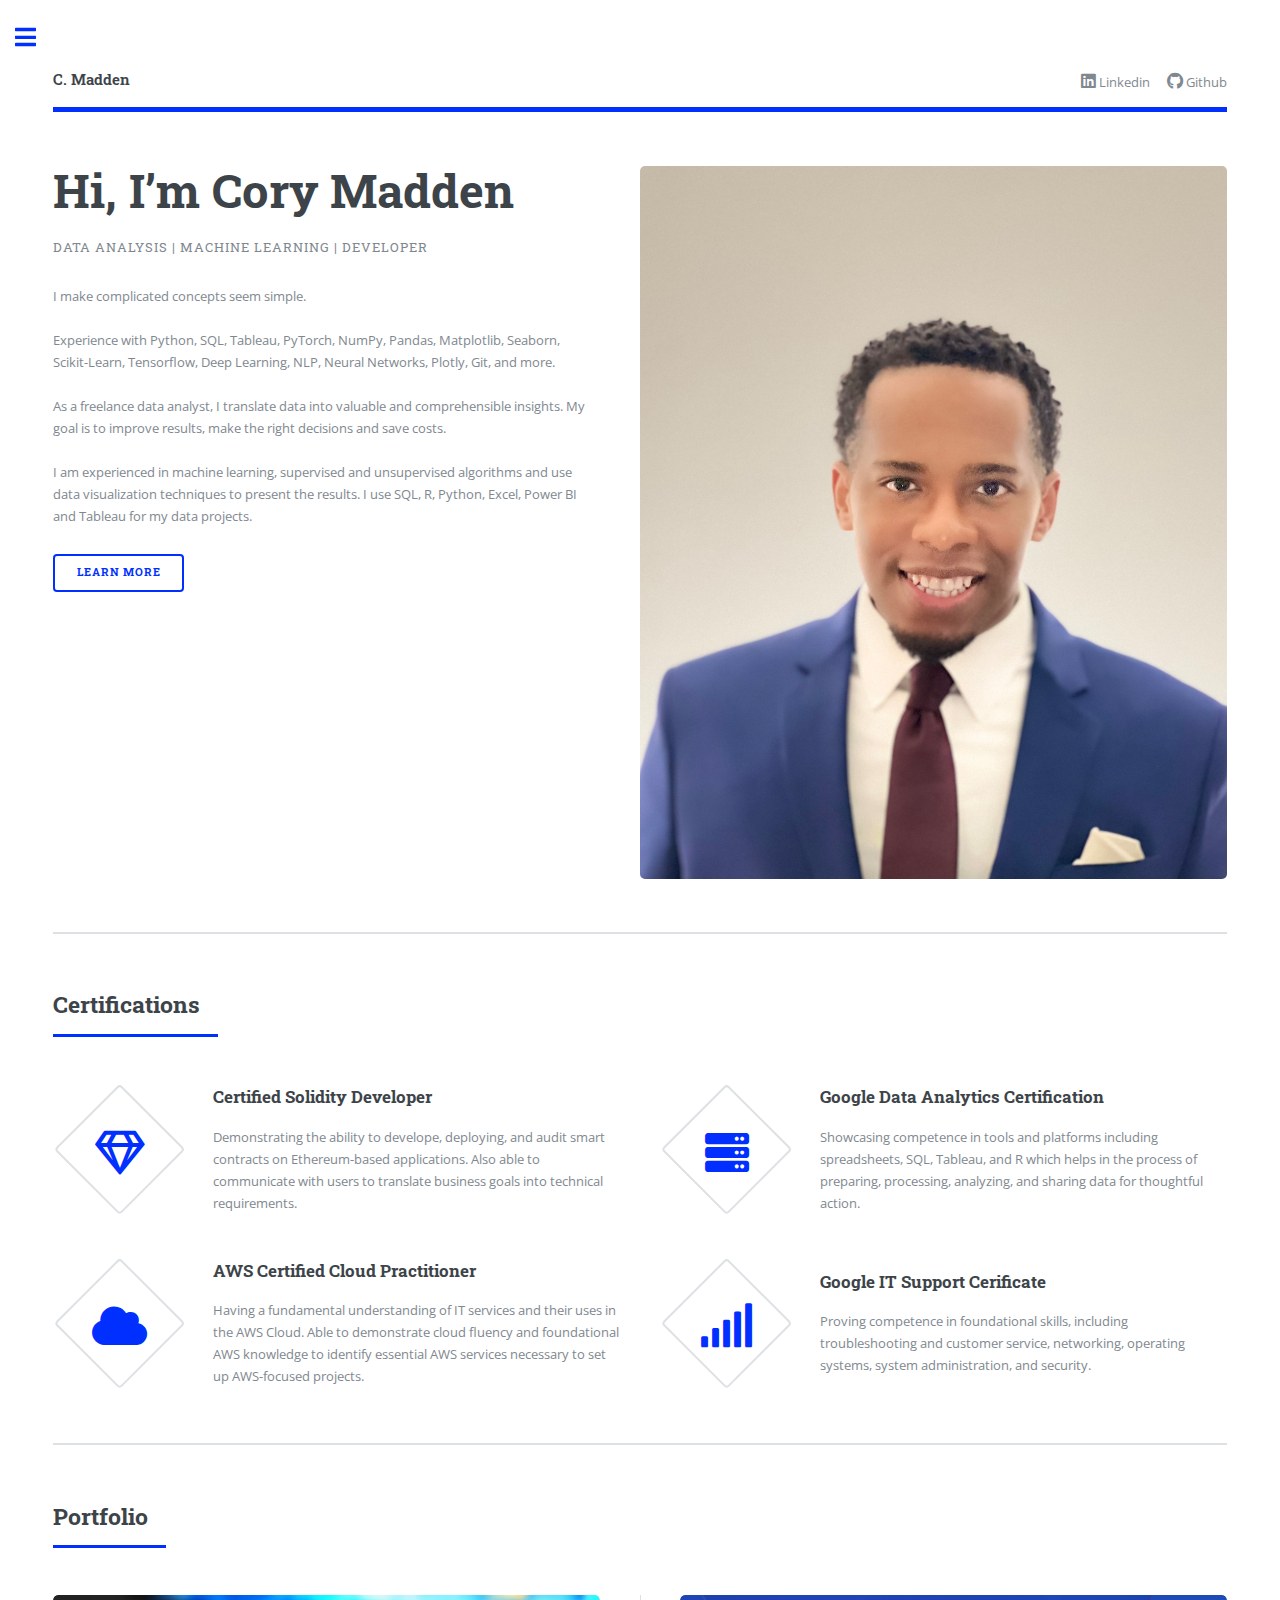
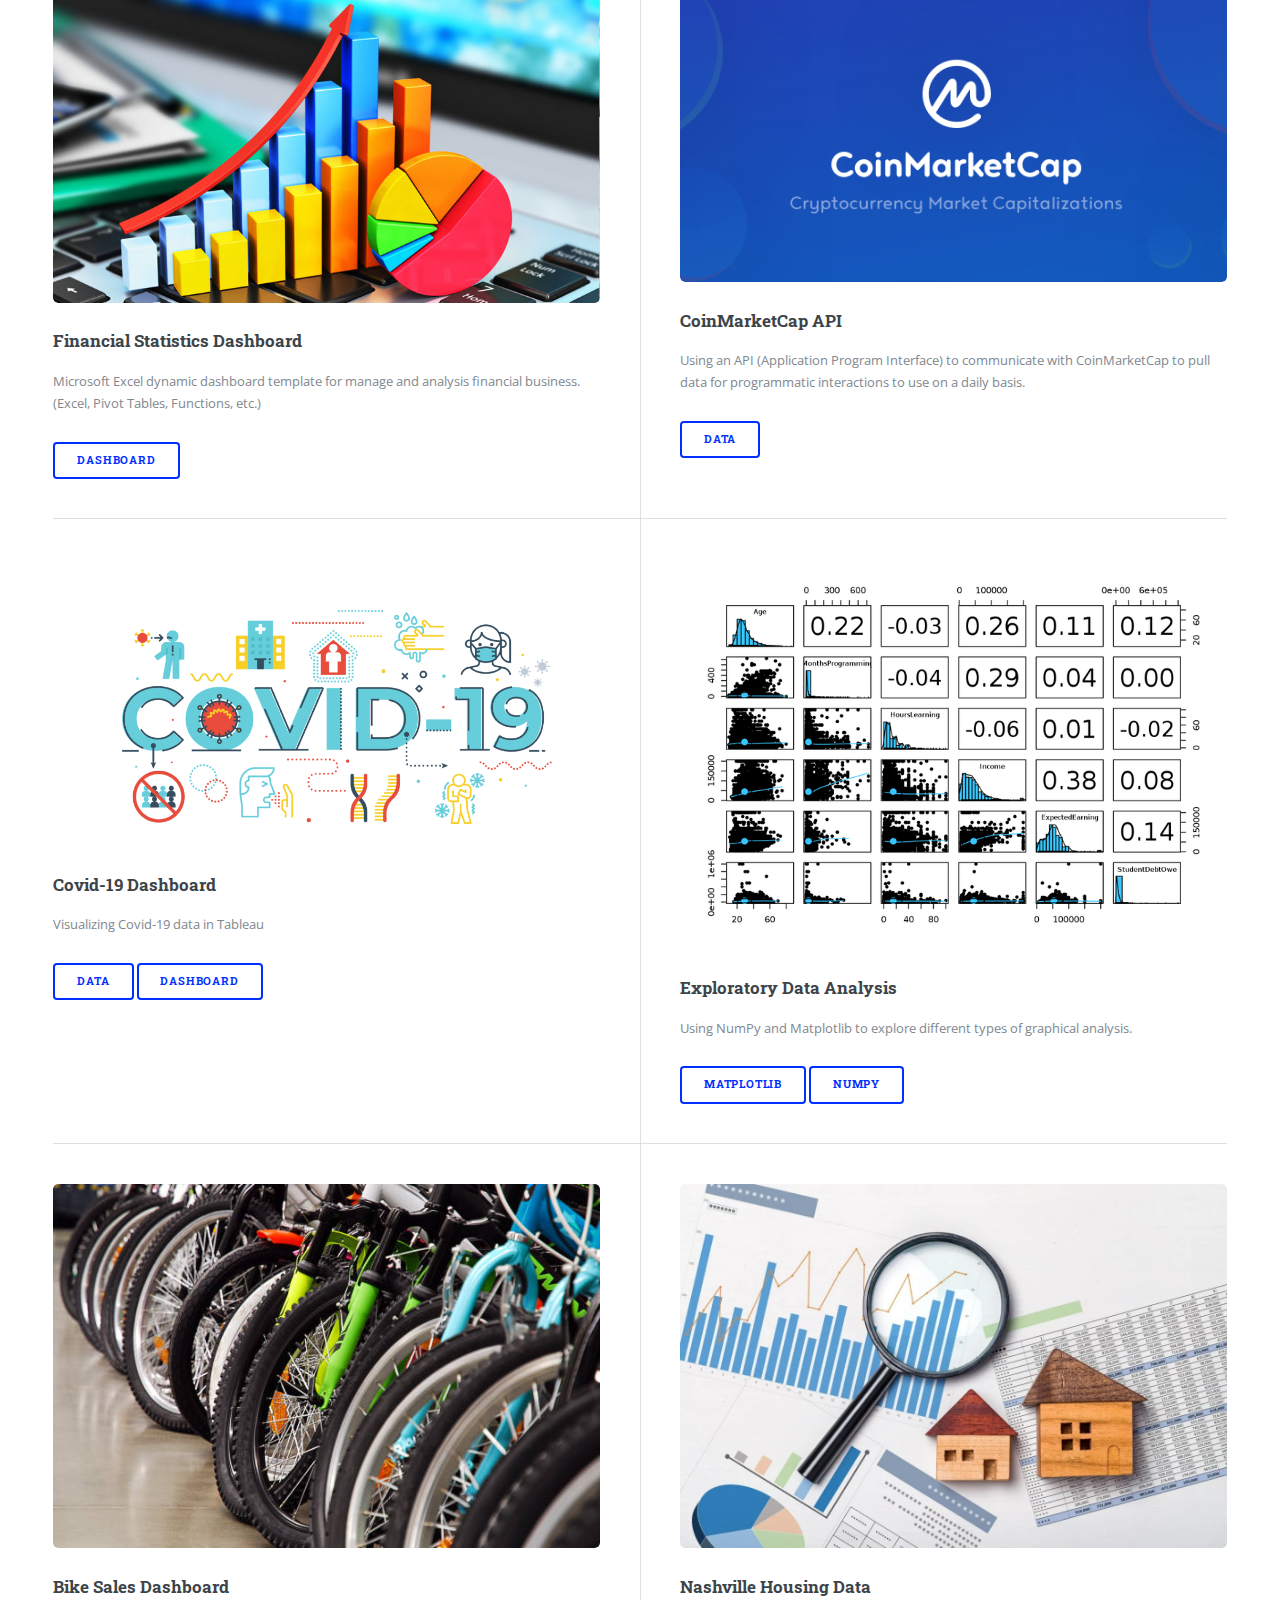
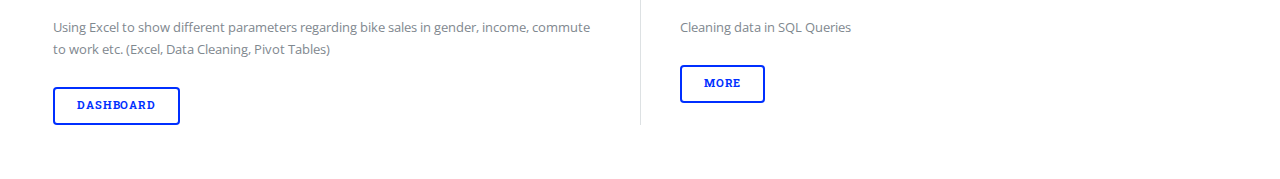
<file: index.html>
<!DOCTYPE HTML>
<!--
	Editorial by HTML5 UP
	html5up.net | @ajlkn
	Free for personal and commercial use under the CCA 3.0 license (html5up.net/license)
-->
<html>

<head>
	<title>C. Madden</title>
	<meta charset="utf-8" />
	<meta name="viewport" content="width=device-width, initial-scale=1, user-scalable=no" />
	<link rel="stylesheet" href="assets/css/main.css" />
</head>

<body class="is-preload">

	<!-- Wrapper -->
	<div id="wrapper">

		<!-- Main -->
		<div id="main">
			<div class="inner">

				<!-- Header -->
				<header id="header">
					<a href="index.html" class="logo"><strong>C. Madden</strong></a>
					<!--<video autoplay loop muted inline>
						<source src="images/creative-cloud-express.mp4" type="video/mp4">
						<img src="" />
					  </video>-->
					<ul class="icons">
						<li><a href="https://www.linkedin.com/in/maddenclm/" class="icon brands fa-linkedin"><span
									class="Cory Madden's Linkedin Page"> Linkedin</span></a></li>
						<li><a href="https://github.com/Madden8701" class="icon brands fa-github"><span
									class="Cory Madden's Github Page"> Github</span></a></li>
					</ul>
				</header>

				<!-- Banner -->
				<section id="banner">
					<div class="content">
						<header>
							<h1>Hi, I’m Cory Madden<br />
							</h1>
							<p>Data Analysis | Machine Learning | Developer </p>
						</header>
						<p>
							I make complicated concepts seem simple.
							<br /><br />

							Experience with Python, SQL, Tableau, PyTorch, NumPy, Pandas, Matplotlib, Seaborn,
							Scikit-Learn, Tensorflow, Deep Learning, NLP, Neural Networks, Plotly,
							Git, and more.<br /><br />

							As a freelance data analyst, I translate data into valuable and
							comprehensible insights. My goal is to improve results, make the right decisions and save
							costs.<br /><br />

							I am experienced in machine learning, supervised and unsupervised algorithms and use data
							visualization techniques to present the results. I use SQL, R, Python, Excel, Power BI and
							Tableau
							for my data projects.</p>
						<ul class="actions">
							<li><a href="About Me.html" class="button big">Learn More</a></li>
						</ul>
					</div>
					<span class="image object">
						<img src="images/ME.jpg" alt="" />
					</span>
				</section>

				<!-- Section -->
				<section>
					<header class="major">
						<h2>Certifications</h2>
					</header>
					<div class="features">
						<article>
							<span class="icon fa-gem"></span>
							<div class="content">
								<h3>Certified Solidity Developer</h3>
								<p>Demonstrating the ability to develope, deploying, and audit smart contracts on
									Ethereum-based applications. Also able to communicate with users to translate
									business goals into technical requirements.</p>
							</div>
						</article>
						<article>
							<span class="icon solid fa-server"></span>
							<div class="content">
								<h3>Google Data Analytics Certification</h3>
								<p>Showcasing competence in tools and platforms including spreadsheets, SQL, Tableau,
									and R which helps in the process of preparing, processing, analyzing, and sharing
									data for thoughtful action.</p>
							</div>
						</article>
						<article>
							<span class="icon solid fa-cloud"></span>
							<div class="content">
								<h3>AWS Certified Cloud Practitioner</h3>
								<p>Having a fundamental understanding of IT services and their uses in the AWS Cloud.
									Able to demonstrate cloud fluency and foundational AWS knowledge to identify
									essential AWS services necessary to set up AWS-focused projects.</p>
							</div>
						</article>
						<article>
							<span class="icon solid fa-signal"></span>
							<div class="content">
								<h3>Google IT Support Cerificate</h3>
								<p>Proving competence in foundational skills, including troubleshooting and customer
									service, networking, operating systems, system administration, and security.</p>
							</div>
						</article>
					</div>
				</section>

				<!-- Section -->
				<section>
					<header class="major">
						<h2>Portfolio</h2>
					</header>
					<div class="posts">
						<article>
							<a href="https://1drv.ms/x/s!AvuEGrPD5oG3jxxtgA-hPCB6mWxB?e=5oNAgk" class="image"><img
									src="images/finacial statistics.jpg" alt="" /></a>
							<h3>Financial Statistics Dashboard</h3>
							<p>Microsoft Excel dynamic dashboard template for manage and analysis financial business.
								(Excel, Pivot Tables, Functions, etc.)</p>
							<ul class="actions">
								<li><a href="https://1drv.ms/x/s!AvuEGrPD5oG3jxxtgA-hPCB6mWxB?e=5oNAgk"
										class="button">Dashboard</a></li>
							</ul>
						</article>
						<article>
							<a href="https://github.com/Madden8701/PortfolioProjects/blob/main/Coinmarketcap%20API.ipynb"
								class="image"><img src="images/CMC.png" alt="" /></a>
							<h3>CoinMarketCap API</h3>
							<p>Using an API (Application Program Interface) to communicate with CoinMarketCap to pull
								data for programmatic interactions to use on a daily basis.</p>
							<ul class="actions">
								<li><a href="https://github.com/Madden8701/PortfolioProjects/blob/main/Coinmarketcap%20API.ipynb"
										class="button">Data</a></li>
							</ul>
						</article>
						<article>
							<a href="https://github.com/Madden8701/PortfolioProjects/blob/main/COVID%20Portfolio%20Project%20-%20Data%20Exploration.sql"
								class="image"><img src="images/covid-19.jpg" alt="" /></a>
							<h3>Covid-19 Dashboard</h3>
							<p>Visualizing Covid-19 data in Tableau </p>
							<ul class="actions">
								<li><a href="https://github.com/Madden8701/PortfolioProjects/blob/main/COVID%20Portfolio%20Project%20-%20Data%20Exploration.sql"
										class="button">Data</a> <a
										href="https://public.tableau.com/app/profile/cory.madden/viz/CovidDashboard_16325846694080/Dashboard1"
										class="button">Dashboard</a></li>
							</ul>
						</article>
						<article>
							<a class="image"><img src="images/data_analysis.png" alt="" /></a>
							<h3>Exploratory Data Analysis</h3>
							<p>Using NumPy and Matplotlib to explore different types of graphical analysis.</p>
							<ul class="actions">
								<li><a href="https://github.com/Madden8701/data_visualization_in_python/blob/main/matplotlib%20practice%20code.ipynb"
										class="button">Matplotlib</a> <a
										href="https://github.com/Madden8701/data_visualization_in_python/blob/main/numpy%20practice%20code.ipynb"
										class="button">NumPy</a></li>
							</ul>
						</article>
						<article>
							<a href="https://1drv.ms/x/s!AvuEGrPD5oG3jw3E0FgponHCyId1?e=PzYhjb" class="image"><img
									src="images/bike.jpg" alt="" /></a>
							<h3>Bike Sales Dashboard</h3>
							<p>Using Excel to show different parameters regarding bike sales in gender, income, commute
								to work etc. (Excel, Data Cleaning, Pivot Tables) </p>
							<ul class="actions">
								<li><a href="https://1drv.ms/x/s!AvuEGrPD5oG3jw3E0FgponHCyId1?e=PzYhjb"
										class="button">Dashboard</a></li>
							</ul>
						</article>
						<article>
							<a href="https://github.com/Madden8701/PortfolioProjects/blob/main/Data%20Cleaning%20Portfolio%20Project%20Queries.sql"
								class="image"><img src="images/house.png" alt="" /></a>
							<h3>Nashville Housing Data</h3>
							<p>Cleaning data in SQL Queries</p>
							<ul class="actions">
								<li><a href="https://github.com/Madden8701/PortfolioProjects/blob/main/Data%20Cleaning%20Portfolio%20Project%20Queries.sql"
										class="button">More</a></li>
							</ul>
						</article>
					</div>
				</section>

			</div>
		</div>

		<!-- Sidebar -->
		<div id="sidebar">
			<div class="inner">

				<!-- Search 
								<section id="search" class="alt">
									<form method="post" action="#">
										<input type="text" name="query" id="query" placeholder="Search" />
									</form>
								</section> -->

				<!-- Menu -->
				<nav id="menu">
					<header class="major">
						<h2>Menu</h2>
					</header>
					<ul>
						<li><a href="index.html">Home Page</a></li>
						<li><a href="About Me.html">About Me</a></li>
						<li>
							<span class="opener">Recent Projects</span>
							<ul>
								<li><a
										href="https://github.com/Madden8701/PortfolioProjects/blob/main/Amazon%20Web%20Scraper.ipynb">Web
										Scraping
									</a></li>
								<li><a href=https://app.powerbi.com/links/MHAUcJoSSW?ctid=58c2d808-3873-4503-a54c-7241dce46f82&pbi_source=linkShare&bookmarkGuid=6bcc93f8-487c-4e9c-ac5a-d2bf45acb950>HR
										Analytics </a> </li> <li><a
											href="https://github.com/Madden8701/PortfolioProjects/blob/main/Movie%20Correlation%20Project.ipynb">Movie
											Correlations
										</a></li>
							</ul>
						</li>
					</ul>
				</nav>

				<!-- Section -->
				<section>
					<header class="major">
						<h2>Future Projects</h2>
					</header>
					<div class="mini-posts">
						<article>
							<a href="#" class="image"><img src="images/Mario kart 8.jpg" alt="" /></a>
							<p>Using Scikit-Learn to predict item probability and racing statistics. Data coming soon!
							</p>
							<a href="images/wario.MP4" class="button big">Watch Me</a>
						</article>
						<article>
							<a href="https://github.com/Madden8701/data_visualization_in_python/blob/main/Pokemon%20in%20Seaborne.ipynb"
								class="image"><img src="images/pokemon.jpg" alt="" /></a>
							<p>Visualizing Pokemon data in Seaborn</p>
							<a href="https://github.com/Madden8701/data_visualization_in_python/blob/main/Pokemon%20in%20Seaborne.ipynb"
								class="button big">Project</a>
						</article>
						<article>
							<!--<a href="#" class="image"><img src="images/pic09.jpg" alt="" /></a> -->
							<p>Mini games built using Python.</p>
						</article>
					</div>
					<ul class="actions">
						<li><a href="https://github.com/Madden8701/Python-for-beginners" class="button">More
								Projects</a></li>
					</ul>
				</section>

				<!-- Section -->
				<section>
					<header class="major">
						<h2>Get in touch</h2>
					</header>
					<p>Thanks for your interest in contacting me. I appreciate it.</p>
					<ul class="contact">
						<li class="icon solid fa-envelope"><a href="#">maddenclm@outlook.com</a></li>
						<li class="icon solid fa-phone">(832) 549-1740</li>
						<li class="icon solid fa-home">Houston, Texas<br />
							77041-6091</li>
					</ul>
				</section>

				<!-- Footer -->
				<footer id="footer">
					<p class="copyright">&copy; 2021 Cory Madden</p>
				</footer>

			</div>
		</div>

	</div>

	<!-- Scripts -->
	<script src="assets/js/jquery.min.js"></script>
	<script src="assets/js/browser.min.js"></script>
	<script src="assets/js/breakpoints.min.js"></script>
	<script src="assets/js/util.js"></script>
	<script src="assets/js/main.js"></script>

</body>

</html>
</file>
<file: assets/css/main.css>
@import url(fontawesome-all.min.css);
@import url("https://fonts.googleapis.com/css?family=Open+Sans:400,600,400italic,600italic|Roboto+Slab:400,700");
/*
	Editorial by HTML5 UP
	html5up.net | @ajlkn
	Free for personal and commercial use under the CCA 3.0 license (html5up.net/license)
*/
html, body, div, span, applet, object,
iframe, h1, h2, h3, h4, h5, h6, p, blockquote,
pre, a, abbr, acronym, address, big, cite,
code, del, dfn, em, img, ins, kbd, q, s, samp,
small, strike, strong, sub, sup, tt, var, b,
u, i, center, dl, dt, dd, ol, ul, li, fieldset,
form, label, legend, table, caption, tbody,
tfoot, thead, tr, th, td, article, aside,
canvas, details, embed, figure, figcaption,
footer, header, hgroup, menu, nav, output, ruby,
section, summary, time, mark, audio, video {
  margin: 0;
  padding: 0;
  border: 0;
  font-size: 100%;
  font: inherit;
  vertical-align: baseline; }

article, aside, details, figcaption, figure,
footer, header, hgroup, menu, nav, section {
  display: block; }

body {
  line-height: 1; }

ol, ul {
  list-style: none; }

blockquote, q {
  quotes: none; }
  blockquote:before, blockquote:after, q:before, q:after {
    content: '';
    content: none; }

table {
  border-collapse: collapse;
  border-spacing: 0; }

body {
  -webkit-text-size-adjust: none; }

mark {
  background-color: transparent;
  color: inherit; }

input::-moz-focus-inner {
  border: 0;
  padding: 0; }

input, select, textarea {
  -moz-appearance: none;
  -webkit-appearance: none;
  -ms-appearance: none;
  appearance: none; }

/* Basic */
@-ms-viewport {
  width: device-width; }

body {
  -ms-overflow-style: scrollbar; }

@media screen and (max-width: 480px) {
  html, body {
    min-width: 320px; } }

html {
  box-sizing: border-box; }

*, *:before, *:after {
  box-sizing: inherit; }

body {
  background: #ffffff; }
  body.is-preload *, body.is-preload *:before, body.is-preload *:after, body.is-resizing *, body.is-resizing *:before, body.is-resizing *:after {
    -moz-animation: none !important;
    -webkit-animation: none !important;
    -ms-animation: none !important;
    animation: none !important;
    -moz-transition: none !important;
    -webkit-transition: none !important;
    -ms-transition: none !important;
    transition: none !important; }

/* Type */
body, input, select, textarea {
  color: #7f888f;
  font-family: "Open Sans", sans-serif;
  font-size: 13pt;
  font-weight: 400;
  line-height: 1.65; }
  @media screen and (max-width: 1680px) {
    body, input, select, textarea {
      font-size: 11pt; } }
  @media screen and (max-width: 1280px) {
    body, input, select, textarea {
      font-size: 10pt; } }
  @media screen and (max-width: 360px) {
    body, input, select, textarea {
      font-size: 9pt; } }

a {
  -moz-transition: color 0.2s ease-in-out, border-bottom-color 0.2s ease-in-out;
  -webkit-transition: color 0.2s ease-in-out, border-bottom-color 0.2s ease-in-out;
  -ms-transition: color 0.2s ease-in-out, border-bottom-color 0.2s ease-in-out;
  transition: color 0.2s ease-in-out, border-bottom-color 0.2s ease-in-out;
  border-bottom: dotted 1px;
  color: #002fff;
  text-decoration: none; }
  a:hover {
    border-bottom-color: #002fff;
    color: #002fff !important; }
    a:hover strong {
      color: inherit; }

strong, b {
  color: #3d4449;
  font-weight: 600; }

em, i {
  font-style: italic; }

p {
  margin: 0 0 2em 0; }

h1, h2, h3, h4, h5, h6 {
  color: #3d4449;
  font-family: "Roboto Slab", serif;
  font-weight: 700;
  line-height: 1.5;
  margin: 0 0 1em 0; }
  h1 a, h2 a, h3 a, h4 a, h5 a, h6 a {
    color: inherit;
    text-decoration: none;
    border-bottom: 0; }

h1 {
  font-size: 4em;
  margin: 0 0 0.5em 0;
  line-height: 1.3; }

h2 {
  font-size: 1.75em; }

h3 {
  font-size: 1.25em; }

h4 {
  font-size: 1.1em; }

h5 {
  font-size: 0.9em; }

h6 {
  font-size: 0.7em; }

@media screen and (max-width: 1680px) {
  h1 {
    font-size: 3.5em; } }

@media screen and (max-width: 980px) {
  h1 {
    font-size: 3.25em; } }

@media screen and (max-width: 736px) {
  h1 {
    font-size: 2em;
    line-height: 1.4; }
  h2 {
    font-size: 1.5em; } }

sub {
  font-size: 0.8em;
  position: relative;
  top: 0.5em; }

sup {
  font-size: 0.8em;
  position: relative;
  top: -0.5em; }

blockquote {
  border-left: solid 3px rgba(210, 215, 217, 0.75);
  font-style: italic;
  margin: 0 0 2em 0;
  padding: 0.5em 0 0.5em 2em; }

code {
  background: rgba(230, 235, 237, 0.25);
  border-radius: 0.375em;
  border: solid 1px rgba(210, 215, 217, 0.75);
  font-family: "Courier New", monospace;
  font-size: 0.9em;
  margin: 0 0.25em;
  padding: 0.25em 0.65em; }

pre {
  -webkit-overflow-scrolling: touch;
  font-family: "Courier New", monospace;
  font-size: 0.9em;
  margin: 0 0 2em 0; }
  pre code {
    display: block;
    line-height: 1.75;
    padding: 1em 1.5em;
    overflow-x: auto; }

hr {
  border: 0;
  border-bottom: solid 1px rgba(210, 215, 217, 0.75);
  margin: 2em 0; }
  hr.major {
    margin: 3em 0; }

.align-left {
  text-align: left; }

.align-center {
  text-align: center; }

.align-right {
  text-align: right; }

/* Row */
.row {
  display: flex;
  flex-wrap: wrap;
  box-sizing: border-box;
  align-items: stretch; }
  .row > * {
    box-sizing: border-box; }
  .row.gtr-uniform > * > :last-child {
    margin-bottom: 0; }
  .row.aln-left {
    justify-content: flex-start; }
  .row.aln-center {
    justify-content: center; }
  .row.aln-right {
    justify-content: flex-end; }
  .row.aln-top {
    align-items: flex-start; }
  .row.aln-middle {
    align-items: center; }
  .row.aln-bottom {
    align-items: flex-end; }
  .row > .imp {
    order: -1; }
  .row > .col-1 {
    width: 8.33333%; }
  .row > .off-1 {
    margin-left: 8.33333%; }
  .row > .col-2 {
    width: 16.66667%; }
  .row > .off-2 {
    margin-left: 16.66667%; }
  .row > .col-3 {
    width: 25%; }
  .row > .off-3 {
    margin-left: 25%; }
  .row > .col-4 {
    width: 33.33333%; }
  .row > .off-4 {
    margin-left: 33.33333%; }
  .row > .col-5 {
    width: 41.66667%; }
  .row > .off-5 {
    margin-left: 41.66667%; }
  .row > .col-6 {
    width: 50%; }
  .row > .off-6 {
    margin-left: 50%; }
  .row > .col-7 {
    width: 58.33333%; }
  .row > .off-7 {
    margin-left: 58.33333%; }
  .row > .col-8 {
    width: 66.66667%; }
  .row > .off-8 {
    margin-left: 66.66667%; }
  .row > .col-9 {
    width: 75%; }
  .row > .off-9 {
    margin-left: 75%; }
  .row > .col-10 {
    width: 83.33333%; }
  .row > .off-10 {
    margin-left: 83.33333%; }
  .row > .col-11 {
    width: 91.66667%; }
  .row > .off-11 {
    margin-left: 91.66667%; }
  .row > .col-12 {
    width: 100%; }
  .row > .off-12 {
    margin-left: 100%; }
  .row.gtr-0 {
    margin-top: 0;
    margin-left: 0em; }
    .row.gtr-0 > * {
      padding: 0 0 0 0em; }
    .row.gtr-0.gtr-uniform {
      margin-top: 0em; }
      .row.gtr-0.gtr-uniform > * {
        padding-top: 0em; }
  .row.gtr-25 {
    margin-top: 0;
    margin-left: -0.375em; }
    .row.gtr-25 > * {
      padding: 0 0 0 0.375em; }
    .row.gtr-25.gtr-uniform {
      margin-top: -0.375em; }
      .row.gtr-25.gtr-uniform > * {
        padding-top: 0.375em; }
  .row.gtr-50 {
    margin-top: 0;
    margin-left: -0.75em; }
    .row.gtr-50 > * {
      padding: 0 0 0 0.75em; }
    .row.gtr-50.gtr-uniform {
      margin-top: -0.75em; }
      .row.gtr-50.gtr-uniform > * {
        padding-top: 0.75em; }
  .row {
    margin-top: 0;
    margin-left: -1.5em; }
    .row > * {
      padding: 0 0 0 1.5em; }
    .row.gtr-uniform {
      margin-top: -1.5em; }
      .row.gtr-uniform > * {
        padding-top: 1.5em; }
  .row.gtr-150 {
    margin-top: 0;
    margin-left: -2.25em; }
    .row.gtr-150 > * {
      padding: 0 0 0 2.25em; }
    .row.gtr-150.gtr-uniform {
      margin-top: -2.25em; }
      .row.gtr-150.gtr-uniform > * {
        padding-top: 2.25em; }
  .row.gtr-200 {
    margin-top: 0;
    margin-left: -3em; }
    .row.gtr-200 > * {
      padding: 0 0 0 3em; }
    .row.gtr-200.gtr-uniform {
      margin-top: -3em; }
      .row.gtr-200.gtr-uniform > * {
        padding-top: 3em; }
  @media screen and (max-width: 1680px) {
    .row {
      display: flex;
      flex-wrap: wrap;
      box-sizing: border-box;
      align-items: stretch; }
      .row > * {
        box-sizing: border-box; }
      .row.gtr-uniform > * > :last-child {
        margin-bottom: 0; }
      .row.aln-left {
        justify-content: flex-start; }
      .row.aln-center {
        justify-content: center; }
      .row.aln-right {
        justify-content: flex-end; }
      .row.aln-top {
        align-items: flex-start; }
      .row.aln-middle {
        align-items: center; }
      .row.aln-bottom {
        align-items: flex-end; }
      .row > .imp-xlarge {
        order: -1; }
      .row > .col-1-xlarge {
        width: 8.33333%; }
      .row > .off-1-xlarge {
        margin-left: 8.33333%; }
      .row > .col-2-xlarge {
        width: 16.66667%; }
      .row > .off-2-xlarge {
        margin-left: 16.66667%; }
      .row > .col-3-xlarge {
        width: 25%; }
      .row > .off-3-xlarge {
        margin-left: 25%; }
      .row > .col-4-xlarge {
        width: 33.33333%; }
      .row > .off-4-xlarge {
        margin-left: 33.33333%; }
      .row > .col-5-xlarge {
        width: 41.66667%; }
      .row > .off-5-xlarge {
        margin-left: 41.66667%; }
      .row > .col-6-xlarge {
        width: 50%; }
      .row > .off-6-xlarge {
        margin-left: 50%; }
      .row > .col-7-xlarge {
        width: 58.33333%; }
      .row > .off-7-xlarge {
        margin-left: 58.33333%; }
      .row > .col-8-xlarge {
        width: 66.66667%; }
      .row > .off-8-xlarge {
        margin-left: 66.66667%; }
      .row > .col-9-xlarge {
        width: 75%; }
      .row > .off-9-xlarge {
        margin-left: 75%; }
      .row > .col-10-xlarge {
        width: 83.33333%; }
      .row > .off-10-xlarge {
        margin-left: 83.33333%; }
      .row > .col-11-xlarge {
        width: 91.66667%; }
      .row > .off-11-xlarge {
        margin-left: 91.66667%; }
      .row > .col-12-xlarge {
        width: 100%; }
      .row > .off-12-xlarge {
        margin-left: 100%; }
      .row.gtr-0 {
        margin-top: 0;
        margin-left: 0em; }
        .row.gtr-0 > * {
          padding: 0 0 0 0em; }
        .row.gtr-0.gtr-uniform {
          margin-top: 0em; }
          .row.gtr-0.gtr-uniform > * {
            padding-top: 0em; }
      .row.gtr-25 {
        margin-top: 0;
        margin-left: -0.375em; }
        .row.gtr-25 > * {
          padding: 0 0 0 0.375em; }
        .row.gtr-25.gtr-uniform {
          margin-top: -0.375em; }
          .row.gtr-25.gtr-uniform > * {
            padding-top: 0.375em; }
      .row.gtr-50 {
        margin-top: 0;
        margin-left: -0.75em; }
        .row.gtr-50 > * {
          padding: 0 0 0 0.75em; }
        .row.gtr-50.gtr-uniform {
          margin-top: -0.75em; }
          .row.gtr-50.gtr-uniform > * {
            padding-top: 0.75em; }
      .row {
        margin-top: 0;
        margin-left: -1.5em; }
        .row > * {
          padding: 0 0 0 1.5em; }
        .row.gtr-uniform {
          margin-top: -1.5em; }
          .row.gtr-uniform > * {
            padding-top: 1.5em; }
      .row.gtr-150 {
        margin-top: 0;
        margin-left: -2.25em; }
        .row.gtr-150 > * {
          padding: 0 0 0 2.25em; }
        .row.gtr-150.gtr-uniform {
          margin-top: -2.25em; }
          .row.gtr-150.gtr-uniform > * {
            padding-top: 2.25em; }
      .row.gtr-200 {
        margin-top: 0;
        margin-left: -3em; }
        .row.gtr-200 > * {
          padding: 0 0 0 3em; }
        .row.gtr-200.gtr-uniform {
          margin-top: -3em; }
          .row.gtr-200.gtr-uniform > * {
            padding-top: 3em; } }
  @media screen and (max-width: 1280px) {
    .row {
      display: flex;
      flex-wrap: wrap;
      box-sizing: border-box;
      align-items: stretch; }
      .row > * {
        box-sizing: border-box; }
      .row.gtr-uniform > * > :last-child {
        margin-bottom: 0; }
      .row.aln-left {
        justify-content: flex-start; }
      .row.aln-center {
        justify-content: center; }
      .row.aln-right {
        justify-content: flex-end; }
      .row.aln-top {
        align-items: flex-start; }
      .row.aln-middle {
        align-items: center; }
      .row.aln-bottom {
        align-items: flex-end; }
      .row > .imp-large {
        order: -1; }
      .row > .col-1-large {
        width: 8.33333%; }
      .row > .off-1-large {
        margin-left: 8.33333%; }
      .row > .col-2-large {
        width: 16.66667%; }
      .row > .off-2-large {
        margin-left: 16.66667%; }
      .row > .col-3-large {
        width: 25%; }
      .row > .off-3-large {
        margin-left: 25%; }
      .row > .col-4-large {
        width: 33.33333%; }
      .row > .off-4-large {
        margin-left: 33.33333%; }
      .row > .col-5-large {
        width: 41.66667%; }
      .row > .off-5-large {
        margin-left: 41.66667%; }
      .row > .col-6-large {
        width: 50%; }
      .row > .off-6-large {
        margin-left: 50%; }
      .row > .col-7-large {
        width: 58.33333%; }
      .row > .off-7-large {
        margin-left: 58.33333%; }
      .row > .col-8-large {
        width: 66.66667%; }
      .row > .off-8-large {
        margin-left: 66.66667%; }
      .row > .col-9-large {
        width: 75%; }
      .row > .off-9-large {
        margin-left: 75%; }
      .row > .col-10-large {
        width: 83.33333%; }
      .row > .off-10-large {
        margin-left: 83.33333%; }
      .row > .col-11-large {
        width: 91.66667%; }
      .row > .off-11-large {
        margin-left: 91.66667%; }
      .row > .col-12-large {
        width: 100%; }
      .row > .off-12-large {
        margin-left: 100%; }
      .row.gtr-0 {
        margin-top: 0;
        margin-left: 0em; }
        .row.gtr-0 > * {
          padding: 0 0 0 0em; }
        .row.gtr-0.gtr-uniform {
          margin-top: 0em; }
          .row.gtr-0.gtr-uniform > * {
            padding-top: 0em; }
      .row.gtr-25 {
        margin-top: 0;
        margin-left: -0.375em; }
        .row.gtr-25 > * {
          padding: 0 0 0 0.375em; }
        .row.gtr-25.gtr-uniform {
          margin-top: -0.375em; }
          .row.gtr-25.gtr-uniform > * {
            padding-top: 0.375em; }
      .row.gtr-50 {
        margin-top: 0;
        margin-left: -0.75em; }
        .row.gtr-50 > * {
          padding: 0 0 0 0.75em; }
        .row.gtr-50.gtr-uniform {
          margin-top: -0.75em; }
          .row.gtr-50.gtr-uniform > * {
            padding-top: 0.75em; }
      .row {
        margin-top: 0;
        margin-left: -1.5em; }
        .row > * {
          padding: 0 0 0 1.5em; }
        .row.gtr-uniform {
          margin-top: -1.5em; }
          .row.gtr-uniform > * {
            padding-top: 1.5em; }
      .row.gtr-150 {
        margin-top: 0;
        margin-left: -2.25em; }
        .row.gtr-150 > * {
          padding: 0 0 0 2.25em; }
        .row.gtr-150.gtr-uniform {
          margin-top: -2.25em; }
          .row.gtr-150.gtr-uniform > * {
            padding-top: 2.25em; }
      .row.gtr-200 {
        margin-top: 0;
        margin-left: -3em; }
        .row.gtr-200 > * {
          padding: 0 0 0 3em; }
        .row.gtr-200.gtr-uniform {
          margin-top: -3em; }
          .row.gtr-200.gtr-uniform > * {
            padding-top: 3em; } }
  @media screen and (max-width: 980px) {
    .row {
      display: flex;
      flex-wrap: wrap;
      box-sizing: border-box;
      align-items: stretch; }
      .row > * {
        box-sizing: border-box; }
      .row.gtr-uniform > * > :last-child {
        margin-bottom: 0; }
      .row.aln-left {
        justify-content: flex-start; }
      .row.aln-center {
        justify-content: center; }
      .row.aln-right {
        justify-content: flex-end; }
      .row.aln-top {
        align-items: flex-start; }
      .row.aln-middle {
        align-items: center; }
      .row.aln-bottom {
        align-items: flex-end; }
      .row > .imp-medium {
        order: -1; }
      .row > .col-1-medium {
        width: 8.33333%; }
      .row > .off-1-medium {
        margin-left: 8.33333%; }
      .row > .col-2-medium {
        width: 16.66667%; }
      .row > .off-2-medium {
        margin-left: 16.66667%; }
      .row > .col-3-medium {
        width: 25%; }
      .row > .off-3-medium {
        margin-left: 25%; }
      .row > .col-4-medium {
        width: 33.33333%; }
      .row > .off-4-medium {
        margin-left: 33.33333%; }
      .row > .col-5-medium {
        width: 41.66667%; }
      .row > .off-5-medium {
        margin-left: 41.66667%; }
      .row > .col-6-medium {
        width: 50%; }
      .row > .off-6-medium {
        margin-left: 50%; }
      .row > .col-7-medium {
        width: 58.33333%; }
      .row > .off-7-medium {
        margin-left: 58.33333%; }
      .row > .col-8-medium {
        width: 66.66667%; }
      .row > .off-8-medium {
        margin-left: 66.66667%; }
      .row > .col-9-medium {
        width: 75%; }
      .row > .off-9-medium {
        margin-left: 75%; }
      .row > .col-10-medium {
        width: 83.33333%; }
      .row > .off-10-medium {
        margin-left: 83.33333%; }
      .row > .col-11-medium {
        width: 91.66667%; }
      .row > .off-11-medium {
        margin-left: 91.66667%; }
      .row > .col-12-medium {
        width: 100%; }
      .row > .off-12-medium {
        margin-left: 100%; }
      .row.gtr-0 {
        margin-top: 0;
        margin-left: 0em; }
        .row.gtr-0 > * {
          padding: 0 0 0 0em; }
        .row.gtr-0.gtr-uniform {
          margin-top: 0em; }
          .row.gtr-0.gtr-uniform > * {
            padding-top: 0em; }
      .row.gtr-25 {
        margin-top: 0;
        margin-left: -0.375em; }
        .row.gtr-25 > * {
          padding: 0 0 0 0.375em; }
        .row.gtr-25.gtr-uniform {
          margin-top: -0.375em; }
          .row.gtr-25.gtr-uniform > * {
            padding-top: 0.375em; }
      .row.gtr-50 {
        margin-top: 0;
        margin-left: -0.75em; }
        .row.gtr-50 > * {
          padding: 0 0 0 0.75em; }
        .row.gtr-50.gtr-uniform {
          margin-top: -0.75em; }
          .row.gtr-50.gtr-uniform > * {
            padding-top: 0.75em; }
      .row {
        margin-top: 0;
        margin-left: -1.5em; }
        .row > * {
          padding: 0 0 0 1.5em; }
        .row.gtr-uniform {
          margin-top: -1.5em; }
          .row.gtr-uniform > * {
            padding-top: 1.5em; }
      .row.gtr-150 {
        margin-top: 0;
        margin-left: -2.25em; }
        .row.gtr-150 > * {
          padding: 0 0 0 2.25em; }
        .row.gtr-150.gtr-uniform {
          margin-top: -2.25em; }
          .row.gtr-150.gtr-uniform > * {
            padding-top: 2.25em; }
      .row.gtr-200 {
        margin-top: 0;
        margin-left: -3em; }
        .row.gtr-200 > * {
          padding: 0 0 0 3em; }
        .row.gtr-200.gtr-uniform {
          margin-top: -3em; }
          .row.gtr-200.gtr-uniform > * {
            padding-top: 3em; } }
  @media screen and (max-width: 736px) {
    .row {
      display: flex;
      flex-wrap: wrap;
      box-sizing: border-box;
      align-items: stretch; }
      .row > * {
        box-sizing: border-box; }
      .row.gtr-uniform > * > :last-child {
        margin-bottom: 0; }
      .row.aln-left {
        justify-content: flex-start; }
      .row.aln-center {
        justify-content: center; }
      .row.aln-right {
        justify-content: flex-end; }
      .row.aln-top {
        align-items: flex-start; }
      .row.aln-middle {
        align-items: center; }
      .row.aln-bottom {
        align-items: flex-end; }
      .row > .imp-small {
        order: -1; }
      .row > .col-1-small {
        width: 8.33333%; }
      .row > .off-1-small {
        margin-left: 8.33333%; }
      .row > .col-2-small {
        width: 16.66667%; }
      .row > .off-2-small {
        margin-left: 16.66667%; }
      .row > .col-3-small {
        width: 25%; }
      .row > .off-3-small {
        margin-left: 25%; }
      .row > .col-4-small {
        width: 33.33333%; }
      .row > .off-4-small {
        margin-left: 33.33333%; }
      .row > .col-5-small {
        width: 41.66667%; }
      .row > .off-5-small {
        margin-left: 41.66667%; }
      .row > .col-6-small {
        width: 50%; }
      .row > .off-6-small {
        margin-left: 50%; }
      .row > .col-7-small {
        width: 58.33333%; }
      .row > .off-7-small {
        margin-left: 58.33333%; }
      .row > .col-8-small {
        width: 66.66667%; }
      .row > .off-8-small {
        margin-left: 66.66667%; }
      .row > .col-9-small {
        width: 75%; }
      .row > .off-9-small {
        margin-left: 75%; }
      .row > .col-10-small {
        width: 83.33333%; }
      .row > .off-10-small {
        margin-left: 83.33333%; }
      .row > .col-11-small {
        width: 91.66667%; }
      .row > .off-11-small {
        margin-left: 91.66667%; }
      .row > .col-12-small {
        width: 100%; }
      .row > .off-12-small {
        margin-left: 100%; }
      .row.gtr-0 {
        margin-top: 0;
        margin-left: 0em; }
        .row.gtr-0 > * {
          padding: 0 0 0 0em; }
        .row.gtr-0.gtr-uniform {
          margin-top: 0em; }
          .row.gtr-0.gtr-uniform > * {
            padding-top: 0em; }
      .row.gtr-25 {
        margin-top: 0;
        margin-left: -0.375em; }
        .row.gtr-25 > * {
          padding: 0 0 0 0.375em; }
        .row.gtr-25.gtr-uniform {
          margin-top: -0.375em; }
          .row.gtr-25.gtr-uniform > * {
            padding-top: 0.375em; }
      .row.gtr-50 {
        margin-top: 0;
        margin-left: -0.75em; }
        .row.gtr-50 > * {
          padding: 0 0 0 0.75em; }
        .row.gtr-50.gtr-uniform {
          margin-top: -0.75em; }
          .row.gtr-50.gtr-uniform > * {
            padding-top: 0.75em; }
      .row {
        margin-top: 0;
        margin-left: -1.5em; }
        .row > * {
          padding: 0 0 0 1.5em; }
        .row.gtr-uniform {
          margin-top: -1.5em; }
          .row.gtr-uniform > * {
            padding-top: 1.5em; }
      .row.gtr-150 {
        margin-top: 0;
        margin-left: -2.25em; }
        .row.gtr-150 > * {
          padding: 0 0 0 2.25em; }
        .row.gtr-150.gtr-uniform {
          margin-top: -2.25em; }
          .row.gtr-150.gtr-uniform > * {
            padding-top: 2.25em; }
      .row.gtr-200 {
        margin-top: 0;
        margin-left: -3em; }
        .row.gtr-200 > * {
          padding: 0 0 0 3em; }
        .row.gtr-200.gtr-uniform {
          margin-top: -3em; }
          .row.gtr-200.gtr-uniform > * {
            padding-top: 3em; } }
  @media screen and (max-width: 480px) {
    .row {
      display: flex;
      flex-wrap: wrap;
      box-sizing: border-box;
      align-items: stretch; }
      .row > * {
        box-sizing: border-box; }
      .row.gtr-uniform > * > :last-child {
        margin-bottom: 0; }
      .row.aln-left {
        justify-content: flex-start; }
      .row.aln-center {
        justify-content: center; }
      .row.aln-right {
        justify-content: flex-end; }
      .row.aln-top {
        align-items: flex-start; }
      .row.aln-middle {
        align-items: center; }
      .row.aln-bottom {
        align-items: flex-end; }
      .row > .imp-xsmall {
        order: -1; }
      .row > .col-1-xsmall {
        width: 8.33333%; }
      .row > .off-1-xsmall {
        margin-left: 8.33333%; }
      .row > .col-2-xsmall {
        width: 16.66667%; }
      .row > .off-2-xsmall {
        margin-left: 16.66667%; }
      .row > .col-3-xsmall {
        width: 25%; }
      .row > .off-3-xsmall {
        margin-left: 25%; }
      .row > .col-4-xsmall {
        width: 33.33333%; }
      .row > .off-4-xsmall {
        margin-left: 33.33333%; }
      .row > .col-5-xsmall {
        width: 41.66667%; }
      .row > .off-5-xsmall {
        margin-left: 41.66667%; }
      .row > .col-6-xsmall {
        width: 50%; }
      .row > .off-6-xsmall {
        margin-left: 50%; }
      .row > .col-7-xsmall {
        width: 58.33333%; }
      .row > .off-7-xsmall {
        margin-left: 58.33333%; }
      .row > .col-8-xsmall {
        width: 66.66667%; }
      .row > .off-8-xsmall {
        margin-left: 66.66667%; }
      .row > .col-9-xsmall {
        width: 75%; }
      .row > .off-9-xsmall {
        margin-left: 75%; }
      .row > .col-10-xsmall {
        width: 83.33333%; }
      .row > .off-10-xsmall {
        margin-left: 83.33333%; }
      .row > .col-11-xsmall {
        width: 91.66667%; }
      .row > .off-11-xsmall {
        margin-left: 91.66667%; }
      .row > .col-12-xsmall {
        width: 100%; }
      .row > .off-12-xsmall {
        margin-left: 100%; }
      .row.gtr-0 {
        margin-top: 0;
        margin-left: 0em; }
        .row.gtr-0 > * {
          padding: 0 0 0 0em; }
        .row.gtr-0.gtr-uniform {
          margin-top: 0em; }
          .row.gtr-0.gtr-uniform > * {
            padding-top: 0em; }
      .row.gtr-25 {
        margin-top: 0;
        margin-left: -0.375em; }
        .row.gtr-25 > * {
          padding: 0 0 0 0.375em; }
        .row.gtr-25.gtr-uniform {
          margin-top: -0.375em; }
          .row.gtr-25.gtr-uniform > * {
            padding-top: 0.375em; }
      .row.gtr-50 {
        margin-top: 0;
        margin-left: -0.75em; }
        .row.gtr-50 > * {
          padding: 0 0 0 0.75em; }
        .row.gtr-50.gtr-uniform {
          margin-top: -0.75em; }
          .row.gtr-50.gtr-uniform > * {
            padding-top: 0.75em; }
      .row {
        margin-top: 0;
        margin-left: -1.5em; }
        .row > * {
          padding: 0 0 0 1.5em; }
        .row.gtr-uniform {
          margin-top: -1.5em; }
          .row.gtr-uniform > * {
            padding-top: 1.5em; }
      .row.gtr-150 {
        margin-top: 0;
        margin-left: -2.25em; }
        .row.gtr-150 > * {
          padding: 0 0 0 2.25em; }
        .row.gtr-150.gtr-uniform {
          margin-top: -2.25em; }
          .row.gtr-150.gtr-uniform > * {
            padding-top: 2.25em; }
      .row.gtr-200 {
        margin-top: 0;
        margin-left: -3em; }
        .row.gtr-200 > * {
          padding: 0 0 0 3em; }
        .row.gtr-200.gtr-uniform {
          margin-top: -3em; }
          .row.gtr-200.gtr-uniform > * {
            padding-top: 3em; } }

/* Section/Article */
section.special, article.special {
  text-align: center; }

header p {
  font-family: "Roboto Slab", serif;
  font-size: 1em;
  font-weight: 400;
  letter-spacing: 0.075em;
  margin-top: -0.5em;
  text-transform: uppercase; }

header.major > :last-child {
  border-bottom: solid 3px #002fff;
  display: inline-block;
  margin: 0 0 2em 0;
  padding: 0 0.75em 0.5em 0; }

header.main > :last-child {
  margin: 0 0 1em 0; }

/* Form */
form {
  margin: 0 0 2em 0; }

label {
  color: #3d4449;
  display: block;
  font-size: 0.9em;
  font-weight: 600;
  margin: 0 0 1em 0; }

input[type="text"],
input[type="password"],
input[type="email"],
input[type="tel"],
input[type="search"],
input[type="url"],
select,
textarea {
  -moz-appearance: none;
  -webkit-appearance: none;
  -ms-appearance: none;
  appearance: none;
  background: #ffffff;
  border-radius: 0.375em;
  border: none;
  border: solid 1px rgba(210, 215, 217, 0.75);
  color: inherit;
  display: block;
  outline: 0;
  padding: 0 1em;
  text-decoration: none;
  width: 100%; }
  input[type="text"]:invalid,
  input[type="password"]:invalid,
  input[type="email"]:invalid,
  input[type="tel"]:invalid,
  input[type="search"]:invalid,
  input[type="url"]:invalid,
  select:invalid,
  textarea:invalid {
    box-shadow: none; }
  input[type="text"]:focus,
  input[type="password"]:focus,
  input[type="email"]:focus,
  input[type="tel"]:focus,
  input[type="search"]:focus,
  input[type="url"]:focus,
  select:focus,
  textarea:focus {
    border-color: #002fff;
    box-shadow: 0 0 0 1px #002fff; }

select {
  background-image: url("data:image/svg+xml;charset=utf8,%3Csvg xmlns='http://www.w3.org/2000/svg' width='40' height='40' preserveAspectRatio='none' viewBox='0 0 40 40'%3E%3Cpath d='M9.4,12.3l10.4,10.4l10.4-10.4c0.2-0.2,0.5-0.4,0.9-0.4c0.3,0,0.6,0.1,0.9,0.4l3.3,3.3c0.2,0.2,0.4,0.5,0.4,0.9 c0,0.4-0.1,0.6-0.4,0.9L20.7,31.9c-0.2,0.2-0.5,0.4-0.9,0.4c-0.3,0-0.6-0.1-0.9-0.4L4.3,17.3c-0.2-0.2-0.4-0.5-0.4-0.9 c0-0.4,0.1-0.6,0.4-0.9l3.3-3.3c0.2-0.2,0.5-0.4,0.9-0.4S9.1,12.1,9.4,12.3z' fill='rgba(210, 215, 217, 0.75)' /%3E%3C/svg%3E");
  background-size: 1.25em;
  background-repeat: no-repeat;
  background-position: calc(100% - 1em) center;
  height: 2.75em;
  padding-right: 2.75em;
  text-overflow: ellipsis; }
  select option {
    color: #3d4449;
    background: #ffffff; }
  select:focus::-ms-value {
    background-color: transparent; }
  select::-ms-expand {
    display: none; }

input[type="text"],
input[type="password"],
input[type="email"],
input[type="tel"],
input[type="search"],
input[type="url"],
select {
  height: 2.75em; }

textarea {
  padding: 0.75em 1em; }

input[type="checkbox"],
input[type="radio"] {
  -moz-appearance: none;
  -webkit-appearance: none;
  -ms-appearance: none;
  appearance: none;
  display: block;
  float: left;
  margin-right: -2em;
  opacity: 0;
  width: 1em;
  z-index: -1; }
  input[type="checkbox"] + label,
  input[type="radio"] + label {
    text-decoration: none;
    color: #7f888f;
    cursor: pointer;
    display: inline-block;
    font-size: 1em;
    font-weight: 400;
    padding-left: 2.4em;
    padding-right: 0.75em;
    position: relative; }
    input[type="checkbox"] + label:before,
    input[type="radio"] + label:before {
      -moz-osx-font-smoothing: grayscale;
      -webkit-font-smoothing: antialiased;
      display: inline-block;
      font-style: normal;
      font-variant: normal;
      text-rendering: auto;
      line-height: 1;
      text-transform: none !important;
      font-family: 'Font Awesome 5 Free';
      font-weight: 900; }
    input[type="checkbox"] + label:before,
    input[type="radio"] + label:before {
      background: #ffffff;
      border-radius: 0.375em;
      border: solid 1px rgba(210, 215, 217, 0.75);
      content: '';
      display: inline-block;
      font-size: 0.8em;
      height: 2.0625em;
      left: 0;
      line-height: 2.0625em;
      position: absolute;
      text-align: center;
      top: 0;
      width: 2.0625em; }
  input[type="checkbox"]:checked + label:before,
  input[type="radio"]:checked + label:before {
    background: #3d4449;
    border-color: #3d4449;
    color: #ffffff;
    content: '\f00c'; }
  input[type="checkbox"]:focus + label:before,
  input[type="radio"]:focus + label:before {
    border-color: #002fff;
    box-shadow: 0 0 0 1px #002fff; }

input[type="checkbox"] + label:before {
  border-radius: 0.375em; }

input[type="radio"] + label:before {
  border-radius: 100%; }

::-webkit-input-placeholder {
  color: #9fa3a6 !important;
  opacity: 1.0; }

:-moz-placeholder {
  color: #9fa3a6 !important;
  opacity: 1.0; }

::-moz-placeholder {
  color: #9fa3a6 !important;
  opacity: 1.0; }

:-ms-input-placeholder {
  color: #9fa3a6 !important;
  opacity: 1.0; }

/* Box */
.box {
  border-radius: 0.375em;
  border: solid 1px rgba(210, 215, 217, 0.75);
  margin-bottom: 2em;
  padding: 1.5em; }
  .box > :last-child,
  .box > :last-child > :last-child,
  .box > :last-child > :last-child > :last-child {
    margin-bottom: 0; }
  .box.alt {
    border: 0;
    border-radius: 0;
    padding: 0; }

/* Icon */
.icon {
  text-decoration: none;
  border-bottom: none;
  position: relative; }
  .icon:before {
    -moz-osx-font-smoothing: grayscale;
    -webkit-font-smoothing: antialiased;
    display: inline-block;
    font-style: normal;
    font-variant: normal;
    text-rendering: auto;
    line-height: 1;
    text-transform: none !important;
    font-family: 'Font Awesome 5 Free';
    font-weight: 400; }
  .icon > .label {
    display: none; }
  .icon:before {
    line-height: inherit; }
  .icon.solid:before {
    font-weight: 900; }
  .icon.brands:before {
    font-family: 'Font Awesome 5 Brands'; }

/* Image */
.image {
  border-radius: 0.375em;
  border: 0;
  display: inline-block;
  position: relative; }
  .image img {
    border-radius: 0.375em;
    display: block; }
  .image.left, .image.right {
    max-width: 40%; }
    .image.left img, .image.right img {
      width: 100%; }
  .image.left {
    float: left;
    padding: 0 1.5em 1em 0;
    top: 0.25em; }
  .image.right {
    float: right;
    padding: 0 0 1em 1.5em;
    top: 0.25em; }
  .image.fit {
    display: block;
    margin: 0 0 2em 0;
    width: 100%; }
    .image.fit img {
      width: 100%; }
  .image.main {
    display: block;
    margin: 0 0 3em 0;
    width: 100%; }
    .image.main img {
      width: 100%; }

a.image {
  overflow: hidden; }
  a.image img {
    -moz-transition: -moz-transform 0.2s ease;
    -webkit-transition: -webkit-transform 0.2s ease;
    -ms-transition: -ms-transform 0.2s ease;
    transition: transform 0.2s ease; }
  a.image:hover img {
    -moz-transform: scale(1.075);
    -webkit-transform: scale(1.075);
    -ms-transform: scale(1.075);
    transform: scale(1.075); }

/* List */
ol {
  list-style: decimal;
  margin: 0 0 2em 0;
  padding-left: 1.25em; }
  ol li {
    padding-left: 0.25em; }

ul {
  list-style: disc;
  margin: 0 0 2em 0;
  padding-left: 1em; }
  ul li {
    padding-left: 0.5em; }
  ul.alt {
    list-style: none;
    padding-left: 0; }
    ul.alt li {
      border-top: solid 1px rgba(210, 215, 217, 0.75);
      padding: 0.5em 0; }
      ul.alt li:first-child {
        border-top: 0;
        padding-top: 0; }

dl {
  margin: 0 0 2em 0; }
  dl dt {
    display: block;
    font-weight: 600;
    margin: 0 0 1em 0; }
  dl dd {
    margin-left: 2em; }

/* Actions */
ul.actions {
  display: -moz-flex;
  display: -webkit-flex;
  display: -ms-flex;
  display: flex;
  cursor: default;
  list-style: none;
  margin-left: -1em;
  padding-left: 0; }
  ul.actions li {
    padding: 0 0 0 1em;
    vertical-align: middle; }
  ul.actions.special {
    -moz-justify-content: center;
    -webkit-justify-content: center;
    -ms-justify-content: center;
    justify-content: center;
    width: 100%;
    margin-left: 0; }
    ul.actions.special li:first-child {
      padding-left: 0; }
  ul.actions.stacked {
    -moz-flex-direction: column;
    -webkit-flex-direction: column;
    -ms-flex-direction: column;
    flex-direction: column;
    margin-left: 0; }
    ul.actions.stacked li {
      padding: 1.3em 0 0 0; }
      ul.actions.stacked li:first-child {
        padding-top: 0; }
  ul.actions.fit {
    width: calc(100% + 1em); }
    ul.actions.fit li {
      -moz-flex-grow: 1;
      -webkit-flex-grow: 1;
      -ms-flex-grow: 1;
      flex-grow: 1;
      -moz-flex-shrink: 1;
      -webkit-flex-shrink: 1;
      -ms-flex-shrink: 1;
      flex-shrink: 1;
      width: 100%; }
      ul.actions.fit li > * {
        width: 100%; }
    ul.actions.fit.stacked {
      width: 100%; }

/* Icons */
ul.icons {
  cursor: default;
  list-style: none;
  padding-left: 0; }
  ul.icons li {
    display: inline-block;
    padding: 0 1em 0 0; }
    ul.icons li:last-child {
      padding-right: 0; }
    ul.icons li .icon {
      color: inherit; }
      ul.icons li .icon:before {
        font-size: 1.25em; }

/* Contact */
ul.contact {
  list-style: none;
  padding: 0; }
  ul.contact li {
    text-decoration: none;
    border-top: solid 1px rgba(210, 215, 217, 0.75);
    margin: 1.5em 0 0 0;
    padding: 1.5em 0 0 3em;
    position: relative; }
    ul.contact li:before {
      -moz-osx-font-smoothing: grayscale;
      -webkit-font-smoothing: antialiased;
      display: inline-block;
      font-style: normal;
      font-variant: normal;
      text-rendering: auto;
      line-height: 1;
      text-transform: none !important;
      font-family: 'Font Awesome 5 Free';
      font-weight: 400; }
    ul.contact li:before {
      color: #002fff;
      display: inline-block;
      font-size: 1.5em;
      height: 1.125em;
      left: 0;
      line-height: 1.125em;
      position: absolute;
      text-align: center;
      top: 1em;
      width: 1.5em; }
    ul.contact li:first-child {
      border-top: 0;
      margin-top: 0;
      padding-top: 0; }
      ul.contact li:first-child:before {
        top: 0; }
    ul.contact li a {
      color: inherit; }

/* Pagination */
ul.pagination {
  cursor: default;
  list-style: none;
  padding-left: 0; }
  ul.pagination li {
    display: inline-block;
    padding-left: 0;
    vertical-align: middle; }
    ul.pagination li > .page {
      -moz-transition: background-color 0.2s ease-in-out, color 0.2s ease-in-out;
      -webkit-transition: background-color 0.2s ease-in-out, color 0.2s ease-in-out;
      -ms-transition: background-color 0.2s ease-in-out, color 0.2s ease-in-out;
      transition: background-color 0.2s ease-in-out, color 0.2s ease-in-out;
      border-bottom: 0;
      border-radius: 0.375em;
      display: inline-block;
      font-size: 0.8em;
      font-weight: 600;
      height: 2em;
      line-height: 2em;
      margin: 0 0.125em;
      min-width: 2em;
      padding: 0 0.5em;
      text-align: center; }
      ul.pagination li > .page.active {
        background-color: #002fff;
        color: #ffffff !important; }
        ul.pagination li > .page.active:hover {
          background-color: #002fff; }
        ul.pagination li > .page.active:active {
          background-color: #002fff; }
    ul.pagination li:first-child {
      padding-right: 0.75em; }
    ul.pagination li:last-child {
      padding-left: 0.75em; }
  @media screen and (max-width: 480px) {
    ul.pagination li:nth-child(n+2):nth-last-child(n+2) {
      display: none; }
    ul.pagination li:first-child {
      padding-right: 0; } }

/* Table */
.table-wrapper {
  -webkit-overflow-scrolling: touch;
  overflow-x: auto; }

table {
  margin: 0 0 2em 0;
  width: 100%; }
  table tbody tr {
    border: solid 1px rgba(210, 215, 217, 0.75);
    border-left: 0;
    border-right: 0; }
    table tbody tr:nth-child(2n + 1) {
      background-color: rgba(230, 235, 237, 0.25); }
  table td {
    padding: 0.75em 0.75em; }
  table th {
    color: #3d4449;
    font-size: 0.9em;
    font-weight: 600;
    padding: 0 0.75em 0.75em 0.75em;
    text-align: left; }
  table thead {
    border-bottom: solid 2px rgba(210, 215, 217, 0.75); }
  table tfoot {
    border-top: solid 2px rgba(210, 215, 217, 0.75); }
  table.alt {
    border-collapse: separate; }
    table.alt tbody tr td {
      border: solid 1px rgba(210, 215, 217, 0.75);
      border-left-width: 0;
      border-top-width: 0; }
      table.alt tbody tr td:first-child {
        border-left-width: 1px; }
    table.alt tbody tr:first-child td {
      border-top-width: 1px; }
    table.alt thead {
      border-bottom: 0; }
    table.alt tfoot {
      border-top: 0; }

/* Button */
input[type="submit"],
input[type="reset"],
input[type="button"],
button,
.button {
  -moz-appearance: none;
  -webkit-appearance: none;
  -ms-appearance: none;
  appearance: none;
  -moz-transition: background-color 0.2s ease-in-out, color 0.2s ease-in-out;
  -webkit-transition: background-color 0.2s ease-in-out, color 0.2s ease-in-out;
  -ms-transition: background-color 0.2s ease-in-out, color 0.2s ease-in-out;
  transition: background-color 0.2s ease-in-out, color 0.2s ease-in-out;
  background-color: transparent;
  border-radius: 0.375em;
  border: 0;
  box-shadow: inset 0 0 0 2px #002fff;
  color: #002fff !important;
  cursor: pointer;
  display: inline-block;
  font-family: "Roboto Slab", serif;
  font-size: 0.8em;
  font-weight: 700;
  height: 3.5em;
  letter-spacing: 0.075em;
  line-height: 3.5em;
  padding: 0 2.25em;
  text-align: center;
  text-decoration: none;
  text-transform: uppercase;
  white-space: nowrap; }
  input[type="submit"]:hover,
  input[type="reset"]:hover,
  input[type="button"]:hover,
  button:hover,
  .button:hover {
    background-color: rgba(245, 106, 106, 0.05); }
  input[type="submit"]:active,
  input[type="reset"]:active,
  input[type="button"]:active,
  button:active,
  .button:active {
    background-color: rgba(245, 106, 106, 0.15); }
  input[type="submit"].icon:before,
  input[type="reset"].icon:before,
  input[type="button"].icon:before,
  button.icon:before,
  .button.icon:before {
    margin-right: 0.5em; }
  input[type="submit"].fit,
  input[type="reset"].fit,
  input[type="button"].fit,
  button.fit,
  .button.fit {
    width: 100%; }
  input[type="submit"].small,
  input[type="reset"].small,
  input[type="button"].small,
  button.small,
  .button.small {
    font-size: 0.6em; }
  input[type="submit"].large,
  input[type="reset"].large,
  input[type="button"].large,
  button.large,
  .button.large {
    font-size: 1em;
    height: 3.65em;
    line-height: 3.65em; }
  input[type="submit"].primary,
  input[type="reset"].primary,
  input[type="button"].primary,
  button.primary,
  .button.primary {
    background-color: #002fff;
    box-shadow: none;
    color: #ffffff !important; }
    input[type="submit"].primary:hover,
    input[type="reset"].primary:hover,
    input[type="button"].primary:hover,
    button.primary:hover,
    .button.primary:hover {
      background-color: #002fff; }
    input[type="submit"].primary:active,
    input[type="reset"].primary:active,
    input[type="button"].primary:active,
    button.primary:active,
    .button.primary:active {
      background-color: #002fff; }
  input[type="submit"].disabled, input[type="submit"]:disabled,
  input[type="reset"].disabled,
  input[type="reset"]:disabled,
  input[type="button"].disabled,
  input[type="button"]:disabled,
  button.disabled,
  button:disabled,
  .button.disabled,
  .button:disabled {
    pointer-events: none;
    opacity: 0.25; }

/* Mini Posts */
.mini-posts article {
  border-top: solid 1px rgba(210, 215, 217, 0.75);
  margin-top: 2em;
  padding-top: 2em; }
  .mini-posts article .image {
    display: block;
    margin: 0 0 1.5em 0; }
    .mini-posts article .image img {
      display: block;
      width: 100%; }
  .mini-posts article:first-child {
    border-top: 0;
    margin-top: 0;
    padding-top: 0; }

/* Features */
.features {
  display: -moz-flex;
  display: -webkit-flex;
  display: -ms-flex;
  display: flex;
  -moz-flex-wrap: wrap;
  -webkit-flex-wrap: wrap;
  -ms-flex-wrap: wrap;
  flex-wrap: wrap;
  margin: 0 0 2em -3em;
  width: calc(100% + 3em); }
  .features article {
    -moz-align-items: center;
    -webkit-align-items: center;
    -ms-align-items: center;
    align-items: center;
    display: -moz-flex;
    display: -webkit-flex;
    display: -ms-flex;
    display: flex;
    margin: 0 0 3em 3em;
    position: relative;
    width: calc(50% - 3em); }
    .features article:nth-child(2n - 1) {
      margin-right: 1.5em; }
    .features article:nth-child(2n) {
      margin-left: 1.5em; }
    .features article:nth-last-child(1), .features article:nth-last-child(2) {
      margin-bottom: 0; }
    .features article .icon {
      -moz-flex-grow: 0;
      -webkit-flex-grow: 0;
      -ms-flex-grow: 0;
      flex-grow: 0;
      -moz-flex-shrink: 0;
      -webkit-flex-shrink: 0;
      -ms-flex-shrink: 0;
      flex-shrink: 0;
      display: block;
      height: 10em;
      line-height: 10em;
      margin: 0 2em 0 0;
      text-align: center;
      width: 10em; }
      .features article .icon:before {
        color: #002fff;
        font-size: 2.75rem;
        position: relative;
        top: 0.05em; }
      .features article .icon:after {
        -moz-transform: rotate(45deg);
        -webkit-transform: rotate(45deg);
        -ms-transform: rotate(45deg);
        transform: rotate(45deg);
        border-radius: 0.25rem;
        border: solid 2px rgba(210, 215, 217, 0.75);
        content: '';
        display: block;
        height: 7em;
        left: 50%;
        margin: -3.5em 0 0 -3.5em;
        position: absolute;
        top: 50%;
        width: 7em; }
    .features article .content {
      -moz-flex-grow: 1;
      -webkit-flex-grow: 1;
      -ms-flex-grow: 1;
      flex-grow: 1;
      -moz-flex-shrink: 1;
      -webkit-flex-shrink: 1;
      -ms-flex-shrink: 1;
      flex-shrink: 1;
      width: 100%; }
      .features article .content > :last-child {
        margin-bottom: 0; }
  @media screen and (max-width: 980px) {
    .features {
      margin: 0 0 2em 0;
      width: 100%; }
      .features article {
        margin: 0 0 3em 0;
        width: 100%; }
        .features article:nth-child(2n - 1) {
          margin-right: 0; }
        .features article:nth-child(2n) {
          margin-left: 0; }
        .features article:nth-last-child(1), .features article:nth-last-child(2) {
          margin-bottom: 3em; }
        .features article:last-child {
          margin-bottom: 0; }
        .features article .icon {
          height: 8em;
          line-height: 8em;
          width: 8em; }
          .features article .icon:before {
            font-size: 2.25rem; }
          .features article .icon:after {
            height: 6em;
            margin: -3em 0 0 -3em;
            width: 6em; } }
  @media screen and (max-width: 480px) {
    .features article {
      -moz-flex-direction: column;
      -webkit-flex-direction: column;
      -ms-flex-direction: column;
      flex-direction: column;
      -moz-align-items: -moz-flex-start;
      -webkit-align-items: -webkit-flex-start;
      -ms-align-items: -ms-flex-start;
      align-items: flex-start; }
      .features article .icon {
        height: 6em;
        line-height: 6em;
        margin: 0 0 1.5em 0;
        width: 6em; }
        .features article .icon:before {
          font-size: 1.5rem; }
        .features article .icon:after {
          height: 4em;
          margin: -2em 0 0 -2em;
          width: 4em; } }
  @media screen and (max-width: 480px) {
    .features article .icon:before {
      font-size: 1.25rem; } }

/* Posts */
.posts {
  display: -moz-flex;
  display: -webkit-flex;
  display: -ms-flex;
  display: flex;
  -moz-flex-wrap: wrap;
  -webkit-flex-wrap: wrap;
  -ms-flex-wrap: wrap;
  flex-wrap: wrap;
  margin: 0 0 2em -6em;
  width: calc(100% + 6em); }
  .posts article {
    -moz-flex-grow: 0;
    -webkit-flex-grow: 0;
    -ms-flex-grow: 0;
    flex-grow: 0;
    -moz-flex-shrink: 1;
    -webkit-flex-shrink: 1;
    -ms-flex-shrink: 1;
    flex-shrink: 1;
    margin: 0 0 6em 6em;
    position: relative;
    width: calc(33.33333% - 6em); }
    .posts article:before {
      background: rgba(210, 215, 217, 0.75);
      content: '';
      display: block;
      height: calc(100% + 6em);
      left: -3em;
      position: absolute;
      top: 0;
      width: 1px; }
    .posts article:after {
      background: rgba(210, 215, 217, 0.75);
      bottom: -3em;
      content: '';
      display: block;
      height: 1px;
      position: absolute;
      right: 0;
      width: calc(100% + 6em); }
    .posts article > :last-child {
      margin-bottom: 0; }
    .posts article .image {
      display: block;
      margin: 0 0 2em 0; }
      .posts article .image img {
        display: block;
        width: 100%; }
  @media screen and (min-width: 1681px) {
    .posts article:nth-child(3n + 1):before {
      display: none; }
    .posts article:nth-child(3n + 1):after {
      width: 100%; }
    .posts article:nth-last-child(1), .posts article:nth-last-child(2), .posts article:nth-last-child(3) {
      margin-bottom: 0; }
      .posts article:nth-last-child(1):before, .posts article:nth-last-child(2):before, .posts article:nth-last-child(3):before {
        height: 100%; }
      .posts article:nth-last-child(1):after, .posts article:nth-last-child(2):after, .posts article:nth-last-child(3):after {
        display: none; } }
  @media screen and (max-width: 1680px) {
    .posts article {
      width: calc(50% - 6em); }
      .posts article:nth-last-child(3) {
        margin-bottom: 6em; } }
  @media screen and (min-width: 481px) and (max-width: 1680px) {
    .posts article:nth-child(2n + 1):before {
      display: none; }
    .posts article:nth-child(2n + 1):after {
      width: 100%; }
    .posts article:nth-last-child(1), .posts article:nth-last-child(2) {
      margin-bottom: 0; }
      .posts article:nth-last-child(1):before, .posts article:nth-last-child(2):before {
        height: 100%; }
      .posts article:nth-last-child(1):after, .posts article:nth-last-child(2):after {
        display: none; } }
  @media screen and (max-width: 736px) {
    .posts {
      margin: 0 0 2em -4.5em;
      width: calc(100% + 4.5em); }
      .posts article {
        margin: 0 0 4.5em 4.5em;
        width: calc(50% - 4.5em); }
        .posts article:before {
          height: calc(100% + 4.5em);
          left: -2.25em; }
        .posts article:after {
          bottom: -2.25em;
          width: calc(100% + 4.5em); }
        .posts article:nth-last-child(3) {
          margin-bottom: 4.5em; } }
  @media screen and (max-width: 480px) {
    .posts {
      margin: 0 0 2em 0;
      width: 100%; }
      .posts article {
        margin: 0 0 4.5em 0;
        width: 100%; }
        .posts article:before {
          display: none; }
        .posts article:after {
          width: 100%; }
        .posts article:last-child {
          margin-bottom: 0; }
          .posts article:last-child:after {
            display: none; } }

/* Wrapper */
#wrapper {
  display: -moz-flex;
  display: -webkit-flex;
  display: -ms-flex;
  display: flex;
  -moz-flex-direction: row-reverse;
  -webkit-flex-direction: row-reverse;
  -ms-flex-direction: row-reverse;
  flex-direction: row-reverse;
  min-height: 100vh; }

/* Main */
#main {
  -moz-flex-grow: 1;
  -webkit-flex-grow: 1;
  -ms-flex-grow: 1;
  flex-grow: 1;
  -moz-flex-shrink: 1;
  -webkit-flex-shrink: 1;
  -ms-flex-shrink: 1;
  flex-shrink: 1;
  width: 100%; }
  #main > .inner {
    padding: 0 6em 0.1em 6em ;
    margin: 0 auto;
    max-width: 110em; }
    #main > .inner > section {
      padding: 6em 0 4em 0 ;
      border-top: solid 2px rgba(210, 215, 217, 0.75); }
      #main > .inner > section:first-of-type {
        border-top: 0 !important; }
  @media screen and (max-width: 1680px) {
    #main > .inner {
      padding: 0 5em 0.1em 5em ; }
      #main > .inner > section {
        padding: 5em 0 3em 0 ; } }
  @media screen and (max-width: 1280px) {
    #main > .inner {
      padding: 0 4em 0.1em 4em ; }
      #main > .inner > section {
        padding: 4em 0 2em 0 ; } }
  @media screen and (max-width: 736px) {
    #main > .inner {
      padding: 0 2em 0.1em 2em ; }
      #main > .inner > section {
        padding: 3em 0 1em 0 ; } }

/* Sidebar */
#search form {
  text-decoration: none;
  position: relative; }
  #search form:before {
    -moz-osx-font-smoothing: grayscale;
    -webkit-font-smoothing: antialiased;
    display: inline-block;
    font-style: normal;
    font-variant: normal;
    text-rendering: auto;
    line-height: 1;
    text-transform: none !important;
    font-family: 'Font Awesome 5 Free';
    font-weight: 900; }
  #search form:before {
    -moz-transform: scaleX(-1);
    -webkit-transform: scaleX(-1);
    -ms-transform: scaleX(-1);
    transform: scaleX(-1);
    color: #7f888f;
    content: '\f002';
    cursor: default;
    display: block;
    font-size: 1.5em;
    height: 2em;
    line-height: 2em;
    opacity: 0.325;
    position: absolute;
    right: 0;
    text-align: center;
    top: 0;
    width: 2em; }
  #search form input[type="text"] {
    padding-right: 2.75em; }

#sidebar {
  -moz-flex-grow: 0;
  -webkit-flex-grow: 0;
  -ms-flex-grow: 0;
  flex-grow: 0;
  -moz-flex-shrink: 0;
  -webkit-flex-shrink: 0;
  -ms-flex-shrink: 0;
  flex-shrink: 0;
  -moz-transition: margin-left 0.5s ease, box-shadow 0.5s ease;
  -webkit-transition: margin-left 0.5s ease, box-shadow 0.5s ease;
  -ms-transition: margin-left 0.5s ease, box-shadow 0.5s ease;
  transition: margin-left 0.5s ease, box-shadow 0.5s ease;
  background-color: #f5f6f7;
  font-size: 0.9em;
  position: relative;
  width: 26em; }
  #sidebar h2 {
    font-size: 1.38889em; }
  #sidebar > .inner {
    padding: 2.22222em 2.22222em 2.44444em 2.22222em ;
    position: relative;
    width: 26em; }
    #sidebar > .inner > * {
      border-bottom: solid 2px rgba(210, 215, 217, 0.75);
      margin: 0 0 3.5em 0;
      padding: 0 0 3.5em 0; }
      #sidebar > .inner > * > :last-child {
        margin-bottom: 0; }
      #sidebar > .inner > *:last-child {
        border-bottom: 0;
        margin-bottom: 0;
        padding-bottom: 0; }
    #sidebar > .inner > .alt {
      background-color: #eff1f2;
      border-bottom: 0;
      margin: -2.22222em 0 4.44444em -2.22222em;
      padding: 2.22222em;
      width: calc(100% + 4.44444em); }
  #sidebar .toggle {
    text-decoration: none;
    -moz-transition: left 0.5s ease;
    -webkit-transition: left 0.5s ease;
    -ms-transition: left 0.5s ease;
    transition: left 0.5s ease;
    -webkit-tap-highlight-color: rgba(255, 255, 255, 0);
    border: 0;
    display: block;
    height: 7.5em;
    left: 26em;
    line-height: 7.5em;
    outline: 0;
    overflow: hidden;
    position: absolute;
    text-align: center;
    text-indent: -15em;
    white-space: nowrap;
    top: 0;
    width: 6em;
    z-index: 10000; }
    #sidebar .toggle:before {
      -moz-osx-font-smoothing: grayscale;
      -webkit-font-smoothing: antialiased;
      display: inline-block;
      font-style: normal;
      font-variant: normal;
      text-rendering: auto;
      line-height: 1;
      text-transform: none !important;
      font-family: 'Font Awesome 5 Free';
      font-weight: 900; }
    #sidebar .toggle:before {
      content: '\f0c9';
      font-size: 2rem;
      height: inherit;
      left: 0;
      line-height: inherit;
      position: absolute;
      text-indent: 0;
      top: 0;
      width: inherit; }
  #sidebar.inactive {
    margin-left: -26em; }
  @media screen and (max-width: 1680px) {
    #sidebar {
      width: 24em; }
      #sidebar > .inner {
        padding: 1.66667em 1.66667em 1.33333em 1.66667em ;
        width: 24em; }
        #sidebar > .inner > .alt {
          margin: -1.66667em 0 3.33333em -1.66667em;
          padding: 1.66667em;
          width: calc(100% + 3.33333em); }
      #sidebar .toggle {
        height: 6.25em;
        left: 24em;
        line-height: 6.25em;
        text-indent: 5em;
        width: 5em; }
        #sidebar .toggle:before {
          font-size: 1.5rem; }
      #sidebar.inactive {
        margin-left: -24em; } }
  @media screen and (max-width: 1280px) {
    #sidebar {
      box-shadow: 0 0 5em 0 rgba(0, 0, 0, 0.175);
      height: 100%;
      left: 0;
      position: fixed;
      top: 0;
      z-index: 10000; }
      #sidebar.inactive {
        box-shadow: none; }
      #sidebar > .inner {
        -webkit-overflow-scrolling: touch;
        height: 100%;
        left: 0;
        overflow-x: hidden;
        overflow-y: auto;
        position: absolute;
        top: 0; }
        #sidebar > .inner:after {
          content: '';
          display: block;
          height: 4em;
          width: 100%; }
      #sidebar .toggle {
        text-indent: 6em;
        width: 6em; }
        #sidebar .toggle:before {
          font-size: 1.5rem;
          margin-left: -0.4375em; }
      body.is-preload #sidebar {
        display: none; } }
  @media screen and (max-width: 736px) {
    #sidebar .toggle {
      text-indent: 7.25em;
      width: 7.25em; }
      #sidebar .toggle:before {
        color: #7f888f;
        margin-left: -0.0625em;
        margin-top: -0.25em;
        font-size: 1.1rem;
        z-index: 1; }
      #sidebar .toggle:after {
        background: rgba(222, 225, 226, 0.75);
        border-radius: 0.375em;
        content: '';
        height: 3.5em;
        left: 1em;
        position: absolute;
        top: 1em;
        width: 5em; } }

/* Header */
#header {
  display: -moz-flex;
  display: -webkit-flex;
  display: -ms-flex;
  display: flex;
  border-bottom: solid 5px #002fff;
  padding: 6em 0 1em 0;
  position: relative; }
  #header > * {
    -moz-flex: 1;
    -webkit-flex: 1;
    -ms-flex: 1;
    flex: 1;
    margin-bottom: 0; }
  #header .logo {
    border-bottom: 0;
    color: inherit;
    font-family: "Roboto Slab", serif;
    font-size: 1.125em; }
  #header .icons {
    text-align: right; }
  @media screen and (max-width: 1680px) {
    #header {
      padding-top: 5em; } }
  @media screen and (max-width: 736px) {
    #header {
      padding-top: 6.5em; }
      #header .logo {
        font-size: 1.25em;
        margin: 0; }
      #header .icons {
        height: 5em;
        line-height: 5em;
        position: absolute;
        right: -0.5em;
        top: 0; } }

/* Banner */
#banner {
  padding: 6em 0 4em 0 ;
  display: -moz-flex;
  display: -webkit-flex;
  display: -ms-flex;
  display: flex; }
  #banner h1 {
    margin-top: -0.125em; }
  #banner .content {
    -moz-flex-grow: 1;
    -webkit-flex-grow: 1;
    -ms-flex-grow: 1;
    flex-grow: 1;
    -moz-flex-shrink: 1;
    -webkit-flex-shrink: 1;
    -ms-flex-shrink: 1;
    flex-shrink: 1;
    width: 50%; }
  #banner .image {
    -moz-flex-grow: 0;
    -webkit-flex-grow: 0;
    -ms-flex-grow: 0;
    flex-grow: 0;
    -moz-flex-shrink: 0;
    -webkit-flex-shrink: 0;
    -ms-flex-shrink: 0;
    flex-shrink: 0;
    display: block;
    margin: 0 0 2em 4em;
    width: 50%; }
    #banner .image img {
      height: 100%;
      -moz-object-fit: cover;
      -webkit-object-fit: cover;
      -ms-object-fit: cover;
      object-fit: cover;
      -moz-object-position: center;
      -webkit-object-position: center;
      -ms-object-position: center;
      object-position: center;
      width: 100%; }
  @media screen and (orientation: portrait) {
    #banner {
      -moz-flex-direction: column-reverse;
      -webkit-flex-direction: column-reverse;
      -ms-flex-direction: column-reverse;
      flex-direction: column-reverse; }
      #banner h1 br {
        display: none; }
      #banner .content {
        -moz-flex-grow: 0;
        -webkit-flex-grow: 0;
        -ms-flex-grow: 0;
        flex-grow: 0;
        -moz-flex-shrink: 0;
        -webkit-flex-shrink: 0;
        -ms-flex-shrink: 0;
        flex-shrink: 0;
        width: 100%; }
      #banner .image {
        -moz-flex-grow: 0;
        -webkit-flex-grow: 0;
        -ms-flex-grow: 0;
        flex-grow: 0;
        -moz-flex-shrink: 0;
        -webkit-flex-shrink: 0;
        -ms-flex-shrink: 0;
        flex-shrink: 0;
        margin: 0 0 4em 0;
        height: 25em;
        max-height: 50vh;
        min-height: 18em;
        width: 100%; } }
  @media screen and (orientation: portrait) and (max-width: 480px) {
    #banner .image {
      max-height: 35vh; } }

/* Footer */
#footer .copyright {
  color: #9fa3a6;
  font-size: 0.9em; }
  #footer .copyright a {
    color: inherit; }

/* Menu */
#menu ul {
  -moz-user-select: none;
  -webkit-user-select: none;
  -ms-user-select: none;
  user-select: none;
  color: #3d4449;
  font-family: "Roboto Slab", serif;
  font-weight: 400;
  letter-spacing: 0.075em;
  list-style: none;
  margin-bottom: 0;
  padding: 0;
  text-transform: uppercase; }
  #menu ul a, #menu ul span {
    border-bottom: 0;
    color: inherit;
    cursor: pointer;
    display: block;
    font-size: 0.9em;
    padding: 0.625em 0; }
    #menu ul a:hover, #menu ul span:hover {
      color: #002fff; }
    #menu ul a.opener, #menu ul span.opener {
      -moz-transition: color 0.2s ease-in-out;
      -webkit-transition: color 0.2s ease-in-out;
      -ms-transition: color 0.2s ease-in-out;
      transition: color 0.2s ease-in-out;
      text-decoration: none;
      -webkit-tap-highlight-color: rgba(255, 255, 255, 0);
      position: relative; }
      #menu ul a.opener:before, #menu ul span.opener:before {
        -moz-osx-font-smoothing: grayscale;
        -webkit-font-smoothing: antialiased;
        display: inline-block;
        font-style: normal;
        font-variant: normal;
        text-rendering: auto;
        line-height: 1;
        text-transform: none !important;
        font-family: 'Font Awesome 5 Free';
        font-weight: 900; }
      #menu ul a.opener:before, #menu ul span.opener:before {
        -moz-transition: color 0.2s ease-in-out, -moz-transform 0.2s ease-in-out;
        -webkit-transition: color 0.2s ease-in-out, -webkit-transform 0.2s ease-in-out;
        -ms-transition: color 0.2s ease-in-out, -ms-transform 0.2s ease-in-out;
        transition: color 0.2s ease-in-out, transform 0.2s ease-in-out;
        color: #9fa3a6;
        content: '\f078';
        position: absolute;
        right: 0; }
      #menu ul a.opener:hover:before, #menu ul span.opener:hover:before {
        color: #002fff; }
      #menu ul a.opener.active + ul, #menu ul span.opener.active + ul {
        display: block; }
      #menu ul a.opener.active:before, #menu ul span.opener.active:before {
        -moz-transform: rotate(-180deg);
        -webkit-transform: rotate(-180deg);
        -ms-transform: rotate(-180deg);
        transform: rotate(-180deg); }

#menu > ul > li {
  border-top: solid 1px rgba(210, 215, 217, 0.75);
  margin: 0.5em 0 0 0;
  padding: 0.5em 0 0 0; }
  #menu > ul > li > ul {
    color: #9fa3a6;
    display: none;
    margin: 0.5em 0 1.5em 0;
    padding-left: 1em; }
    #menu > ul > li > ul a, #menu > ul > li > ul span {
      font-size: 0.8em; }
    #menu > ul > li > ul > li {
      margin: 0.125em 0 0 0;
      padding: 0.125em 0 0 0; }
  #menu > ul > li:first-child {
    border-top: 0;
    margin-top: 0;
    padding-top: 0; }
</file>
